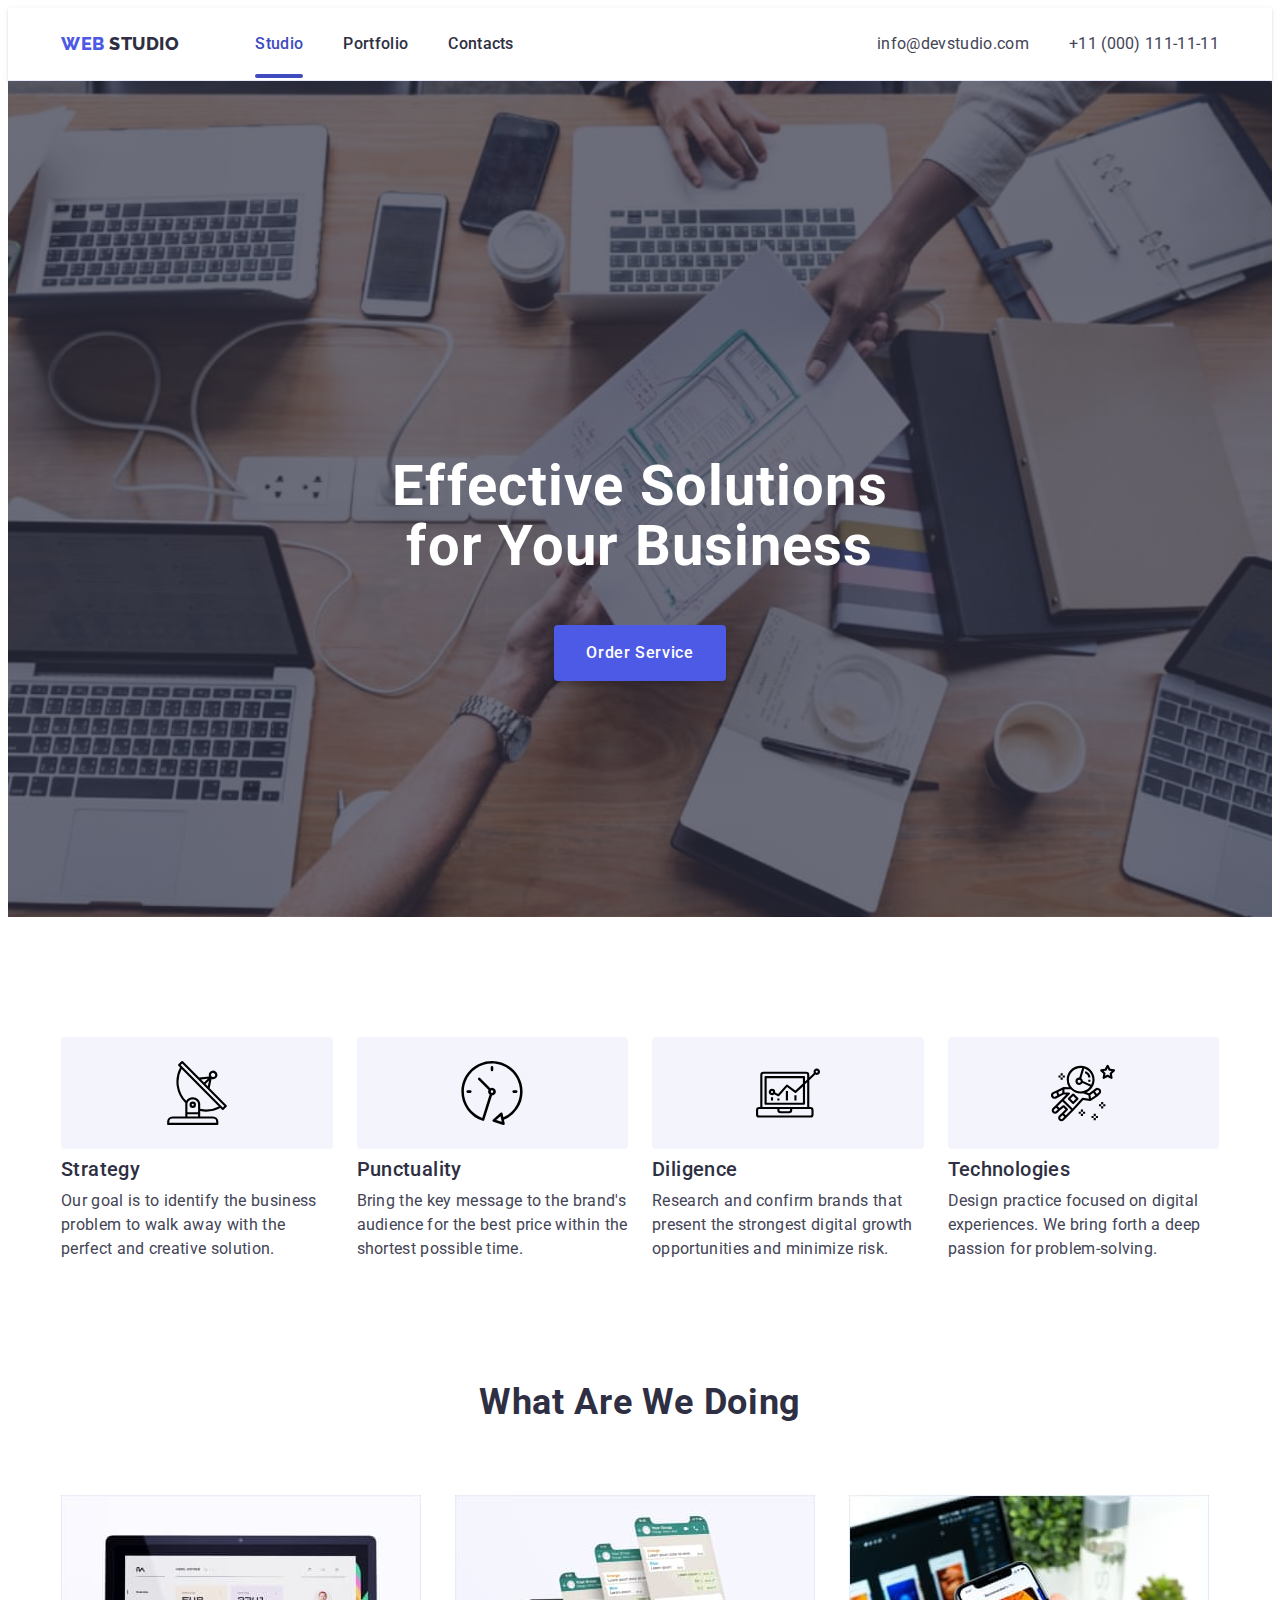
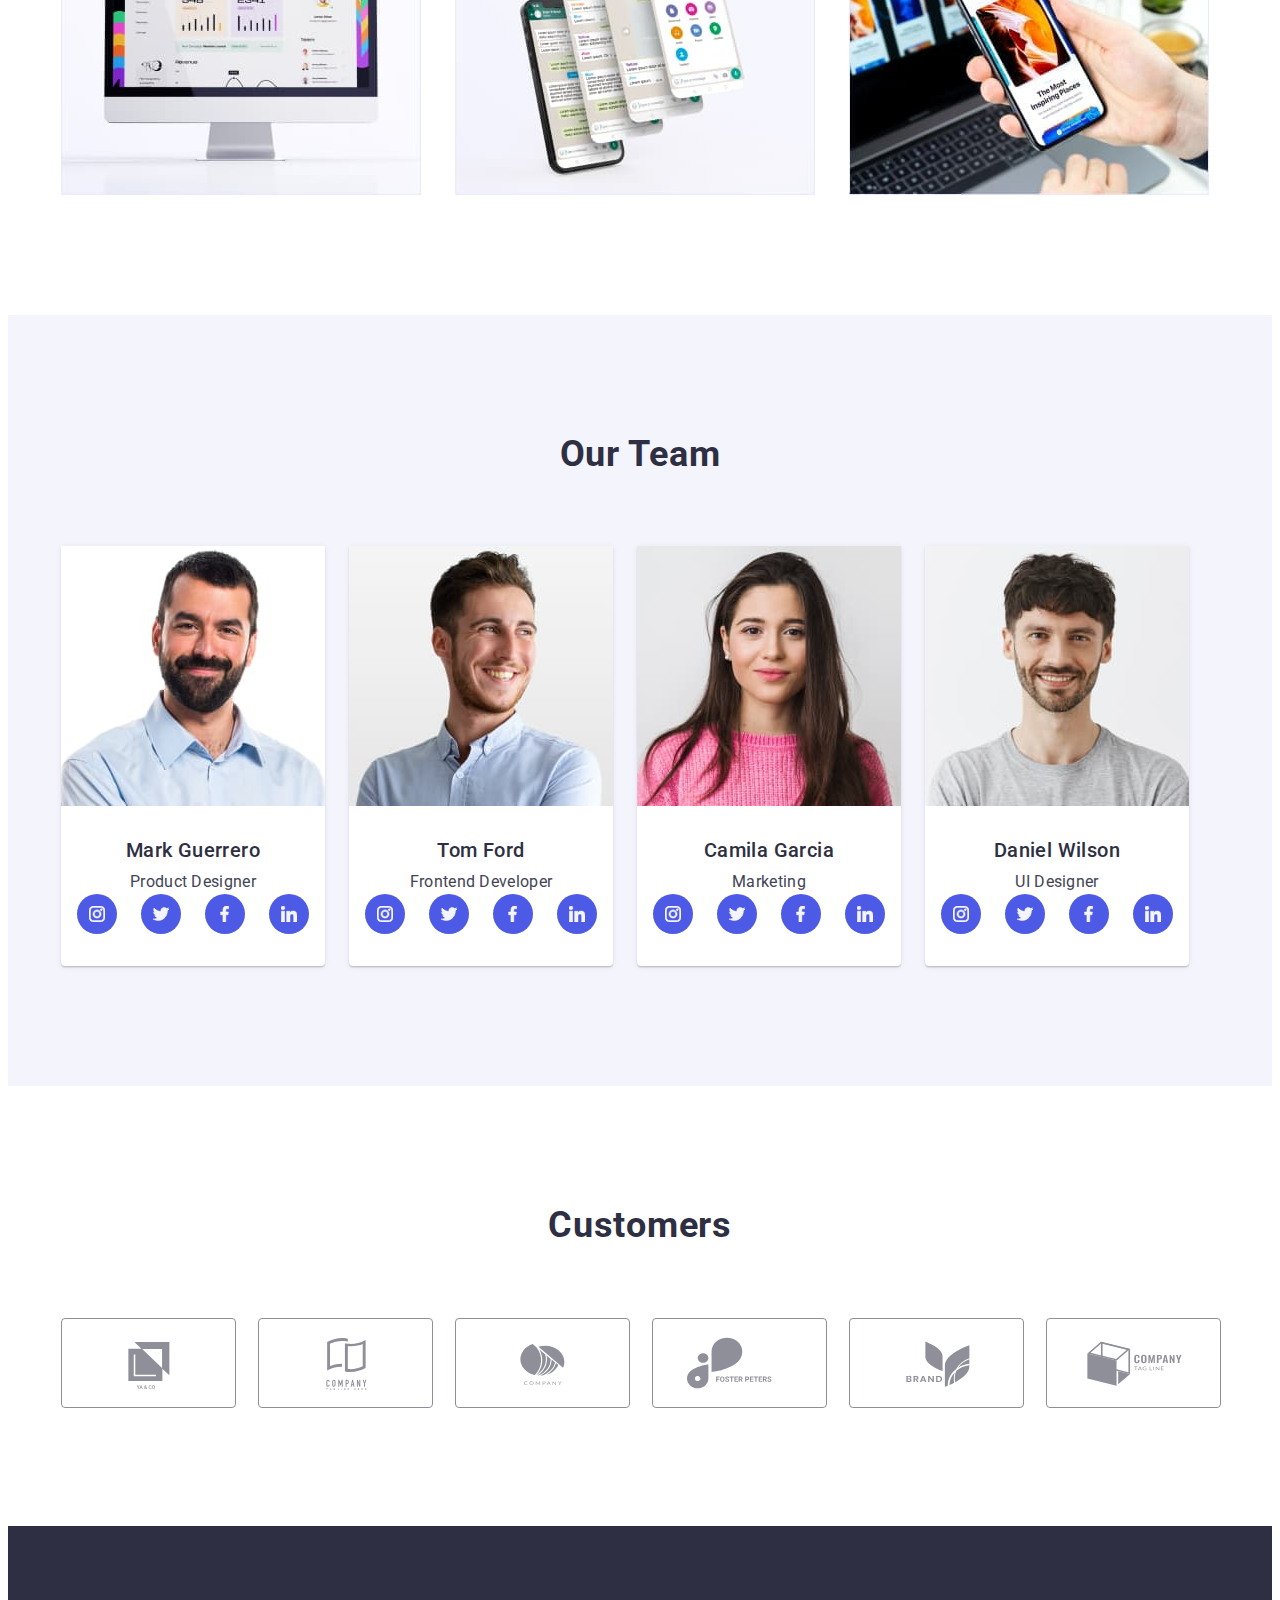
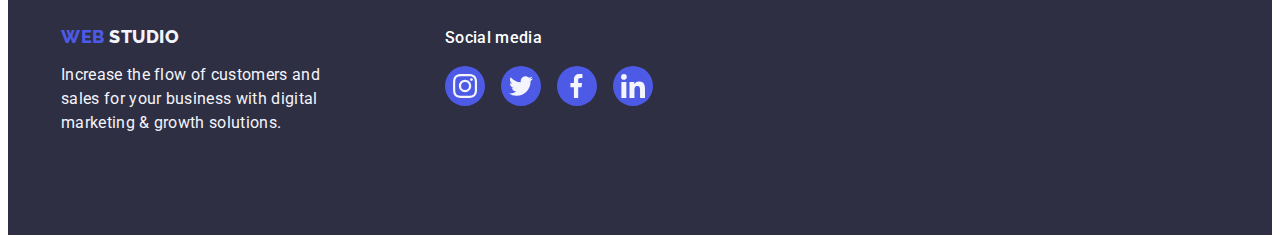
<file: index.html>
<!DOCTYPE html>
<html lang="en">
  <head>
    <meta charset="UTF-8" />
    <meta name="viewport" content="width=device-width, initial-scale=1.0" />
    <link rel="preconnect" href="https://fonts.googleapis.com" />
    <link rel="preconnect" href="https://fonts.gstatic.com" crossorigin />
    <link
      href="https://fonts.googleapis.com/css2?family=Raleway:wght@800&family=Roboto:wght@400;500;700;900&display=swap"
      rel="stylesheet"
    />
    <title>WebStudio</title>
    <link
      rel="stylesheet"
      href="https://cdnjs.cloudflare.com/ajax/libs/modern-normalize/2.0.0/modern-normalize.min.css"
      integrity="sha512-4xo8blKMVCiXpTaLzQSLSw3KFOVPWhm/TRtuPVc4WG6kUgjH6J03IBuG7JZPkcWMxJ5huwaBpOpnwYElP/m6wg=="
      crossorigin="anonymous"
      referrerpolicy="no-referrer"
    />
    <link rel="stylesheet" href="./css/style.css" />
  </head>
  <body>
    <header class="page-header">
      <div class="container header">
        <nav class="page-nav">
          <a class="logo link" href="./index.html"
            >Web <span class="logo-part-header">Studio</span></a
          >
          <ul class="menu list">
            <li class="menu-item">
              <a class="menu-links link first-link" href="./index.html"
                >Studio</a
              >
            </li>
            <li class="menu-item">
              <a class="menu-links link" href="./portfolio.html">Portfolio</a>
            </li>
            <li class="menu-item">
              <a class="menu-links link" href="">Contacts</a>
            </li>
          </ul>
        </nav>
        <address class="contacts">
          <ul class="contact-list list">
            <li>
              <a class="contact-item link" href="mailto:info@devstudio.com"
                >info@devstudio.com</a
              >
            </li>
            <li>
              <a class="contact-item link" href="tel:+110001111111"
                >+11 (000) 111-11-11</a
              >
            </li>
          </ul>
        </address>
      </div>
    </header>

    <main>
      <section class="hero">
        <div class="container">
          <h1 class="text-hero">Effective Solutions for Your Business</h1>
          <button class="button" type="button" data-modal-open>
            Order Service
          </button>
        </div>
      </section>
      <section class="features">
        <div class="container">
          <h2 class="visually-hidden">List</h2>
          <ul class="feature-list list">
            <li class="list-item-feature">
              <div class="feature-icon-container">
                <svg class="feature-icon" width="64" height="64">
                  <use href="./images/icons.svg#icon-antenna"></use>
                </svg>
              </div>
              <h3 class="list-title">Strategy</h3>
              <p class="list-text">
                Our goal is to identify the business problem to walk away with
                the perfect and creative solution.
              </p>
            </li>
            <li class="list-item-feature">
              <div class="feature-icon-container">
                <svg class="feature-icon" width="64" height="64">
                  <use href="./images/icons.svg#icon-clock"></use>
                </svg>
              </div>
              <h3 class="list-title">Punctuality</h3>
              <p class="list-text">
                Bring the key message to the brand's audience for the best price
                within the shortest possible time.
              </p>
            </li>
            <li class="list-item-feature">
              <div class="feature-icon-container">
                <svg class="feature-icon" width="64" height="64">
                  <use href="./images/icons.svg#icon-diagram"></use>
                </svg>
              </div>
              <h3 class="list-title">Diligence</h3>
              <p class="list-text">
                Research and confirm brands that present the strongest digital
                growth opportunities and minimize risk.
              </p>
            </li>
            <li class="list-item-feature">
              <div class="feature-icon-container">
                <svg class="feature-icon" width="64" height="64">
                  <use href="./images/icons.svg#icon-astronaut"></use>
                </svg>
              </div>
              <h3 class="list-title">Technologies</h3>
              <p class="list-text">
                Design practice focused on digital experiences. We bring forth a
                deep passion for problem-solving.
              </p>
            </li>
          </ul>
        </div>
      </section>
      <section class="doing">
        <div class="container">
          <h2 class="title-doing">What are we doing</h2>
          <ul class="list list-doing">
            <li class="list-item-doing">
              <img src="./images/doing/monitor.jpg" alt="monitor" width="360" />
            </li>
            <li class="list-item-doing">
              <img src="./images/doing/screens.jpg" alt="screens" width="360" />
            </li>
            <li class="list-item-doing">
              <img src="./images/doing/mobile.jpg" alt="screens" width="360" />
            </li>
          </ul>
        </div>
      </section>
      <section class="teams">
        <div class="container">
          <h2 class="title-team">Our Team</h2>
          <ul class="list-team list">
            <li class="list-item-team">
              <img
                src="./images/our-team/mark-guerrero.jpg"
                alt="Product Designer"
                width="264"
              />
              <div class="card-content">
                <h3 class="list-title">Mark Guerrero</h3>
                <p class="list-text">Product Designer</p>
                <ul class="social-list">
                  <li class="social-list-item">
                    <a class="social-list-link link" href="#"
                      ><svg class="social-list-icon" width="16" height="16">
                        <use
                          class="social-list-icon"
                          href="./images/icons.svg#icon-instagram"
                        ></use></svg
                    ></a>
                  </li>
                  <li class="social-list-item">
                    <a class="social-list-link link" href=""
                      ><svg class="social-list-icon" width="16" height="16">
                        <use
                          class="social-list-icon"
                          href="./images/icons.svg#icon-twitter"
                        ></use></svg
                    ></a>
                  </li>
                  <li class="social-list-item">
                    <a class="social-list-link link" href=""
                      ><svg class="social-list-icon" width="16" height="16">
                        <use
                          class="social-list-icon"
                          href="./images/icons.svg#icon-facebook"
                        ></use></svg
                    ></a>
                  </li>
                  <li class="social-list-item">
                    <a class="social-list-link link" href=""
                      ><svg class="social-list-icon" width="16" height="16">
                        <use
                          class="social-list-icon"
                          href="./images/icons.svg#icon-linkedin"
                        ></use></svg
                    ></a>
                  </li>
                </ul>
              </div>
            </li>
            <li class="list-item-team">
              <img
                src="./images/our-team/tom-ford.jpg"
                alt="Frontend Developer"
                width="264"
              />
              <div class="card-content">
                <h3 class="list-title">Tom Ford</h3>
                <p class="list-text">Frontend Developer</p>
                <ul class="social-list">
                  <li class="social-list-item">
                    <a class="social-list-link link" href="#"
                      ><svg class="social-list-icon" width="16" height="16">
                        <use
                          class="social-list-icon"
                          href="./images/icons.svg#icon-instagram"
                        ></use></svg
                    ></a>
                  </li>
                  <li class="social-list-item">
                    <a class="social-list-link link" href=""
                      ><svg class="social-list-icon" width="16" height="16">
                        <use
                          class="social-list-icon"
                          href="./images/icons.svg#icon-twitter"
                        ></use></svg
                    ></a>
                  </li>
                  <li class="social-list-item">
                    <a class="social-list-link link" href=""
                      ><svg class="social-list-icon" width="16" height="16">
                        <use
                          class="social-list-icon"
                          href="./images/icons.svg#icon-facebook"
                        ></use></svg
                    ></a>
                  </li>
                  <li class="social-list-item">
                    <a class="social-list-link link" href=""
                      ><svg class="social-list-icon" width="16" height="16">
                        <use
                          class="social-list-icon"
                          href="./images/icons.svg#icon-linkedin"
                        ></use></svg
                    ></a>
                  </li>
                </ul>
              </div>
            </li>
            <li class="list-item-team">
              <img
                src="./images/our-team/camila-garcia.jpg"
                alt="Marketing"
                width="264"
              />
              <div class="card-content">
                <h3 class="list-title">Camila Garcia</h3>
                <p class="list-text">Marketing</p>
                <ul class="social-list">
                  <li class="social-list-item">
                    <a class="social-list-link link" href="#"
                      ><svg class="social-list-icon" width="16" height="16">
                        <use
                          class="social-list-icon"
                          href="./images/icons.svg#icon-instagram"
                        ></use></svg
                    ></a>
                  </li>
                  <li class="social-list-item">
                    <a class="social-list-link link" href=""
                      ><svg class="social-list-icon" width="16" height="16">
                        <use
                          class="social-list-icon"
                          href="./images/icons.svg#icon-twitter"
                        ></use></svg
                    ></a>
                  </li>
                  <li class="social-list-item">
                    <a class="social-list-link link" href=""
                      ><svg class="social-list-icon" width="16" height="16">
                        <use
                          class="social-list-icon"
                          href="./images/icons.svg#icon-facebook"
                        ></use></svg
                    ></a>
                  </li>
                  <li class="social-list-item">
                    <a class="social-list-link link" href=""
                      ><svg class="social-list-icon" width="16" height="16">
                        <use
                          class="social-list-icon"
                          href="./images/icons.svg#icon-linkedin"
                        ></use></svg
                    ></a>
                  </li>
                </ul>
              </div>
            </li>
            <li class="list-item-team">
              <img
                src="./images/our-team/daniel-wilson.jpg"
                alt="UI Designer"
                width="264"
              />
              <div class="card-content">
                <h3 class="list-title">Daniel Wilson</h3>
                <p class="list-text">UI Designer</p>
                <ul class="social-list">
                  <li class="social-list-item">
                    <a class="social-list-link link" href="#"
                      ><svg class="social-list-icon" width="16" height="16">
                        <use
                          class="social-list-icon"
                          href="./images/icons.svg#icon-instagram"
                        ></use></svg
                    ></a>
                  </li>
                  <li class="social-list-item">
                    <a class="social-list-link link" href=""
                      ><svg class="social-list-icon" width="16" height="16">
                        <use
                          class="social-list-icon"
                          href="./images/icons.svg#icon-twitter"
                        ></use></svg
                    ></a>
                  </li>
                  <li class="social-list-item">
                    <a class="social-list-link link" href=""
                      ><svg class="social-list-icon" width="16" height="16">
                        <use
                          class="social-list-icon"
                          href="./images/icons.svg#icon-facebook"
                        ></use></svg
                    ></a>
                  </li>
                  <li class="social-list-item">
                    <a class="social-list-link link" href=""
                      ><svg class="social-list-icon" width="16" height="16">
                        <use
                          class="social-list-icon"
                          href="./images/icons.svg#icon-linkedin"
                        ></use></svg
                    ></a>
                  </li>
                </ul>
              </div>
            </li>
          </ul>
        </div>
      </section>
      <section class="customer">
        <div class="container">
          <h2 class="customer-title">Customers</h2>
          <ul class="customer-list">
            <li class="customer-list-item">
              <a class="customer-link link" href=""
                ><svg class="customer-icon" width="104" height="56">
                  <use href="./images/icons.svg#icon-yaco"></use></svg
              ></a>
            </li>
            <li class="customer-list-item">
              <a class="customer-link link" href=""
                ><svg class="customer-icon" width="104" height="56">
                  <use href="./images/icons.svg#icon-taglinehere"></use></svg
              ></a>
            </li>
            <li class="customer-list-item">
              <a class="customer-link link" href=""
                ><svg class="customer-icon" width="104" height="56">
                  <use href="./images/icons.svg#icon-company"></use></svg
              ></a>
            </li>
            <li class="customer-list-item">
              <a class="customer-link link" href=""
                ><svg class="customer-icon" width="104" height="56">
                  <use href="./images/icons.svg#icon-fosterpeters"></use></svg
              ></a>
            </li>
            <li class="customer-list-item">
              <a class="customer-link link" href=""
                ><svg class="customer-icon" width="104" height="56">
                  <use href="./images/icons.svg#icon-brand"></use></svg
              ></a>
            </li>
            <li class="customer-list-item">
              <a class="customer-link link" href=""
                ><svg class="customer-icon" width="104" height="56">
                  <use href="./images/icons.svg#icon-tagline"></use></svg
              ></a>
            </li>
          </ul>
        </div>
      </section>
    </main>
    <footer class="footer">
      <div class="container">
        <div class="container-logo-footer">
          <a class="logo-footer link" href="./index.html"
            >Web <span class="logo-part-footer">Studio</span></a
          >
          <p class="footer-text">
            Increase the flow of customers and sales for your business with
            digital marketing & growth solutions.
          </p>
        </div>
        <div class="container-social">
          <p class="social-title">Social media</p>
          <ul class="footer-social-list list">
            <li class="footer-social-item">
              <a class="footer-social-link link" href=""
                ><svg class="footer-social-icon" width="24" height="24">
                  <use href="./images/icons.svg#icon-instagram"></use></svg
              ></a>
            </li>
            <li class="footer-social-item">
              <a class="footer-social-link link" href=""
                ><svg class="footer-social-icon" width="24" height="24">
                  <use href="./images/icons.svg#icon-twitter"></use></svg
              ></a>
            </li>
            <li class="footer-social-item">
              <a class="footer-social-link link" href=""
                ><svg class="footer-social-icon" width="24" height="24">
                  <use href="./images/icons.svg#icon-facebook"></use></svg
              ></a>
            </li>
            <li class="footer-social-item">
              <a class="footer-social-link link" href=""
                ><svg class="footer-social-icon" width="24" height="24">
                  <use href="./images/icons.svg#icon-linkedin"></use></svg
              ></a>
            </li>
          </ul>
        </div>
      </div>
    </footer>

    <div class="backdrop is-hidden" data-modal>
      <div class="modal">
        <button type="button" class="modal-btn" data-modal-close>
          <svg class="modal-btn-icon" width="8" height="8">
            <use href="./images/icons.svg#icon-close"></use>
          </svg>
        </button>
      </div>
    </div>

    <script src="./js/modal.js"></script>
  </body>
</html>
</file>
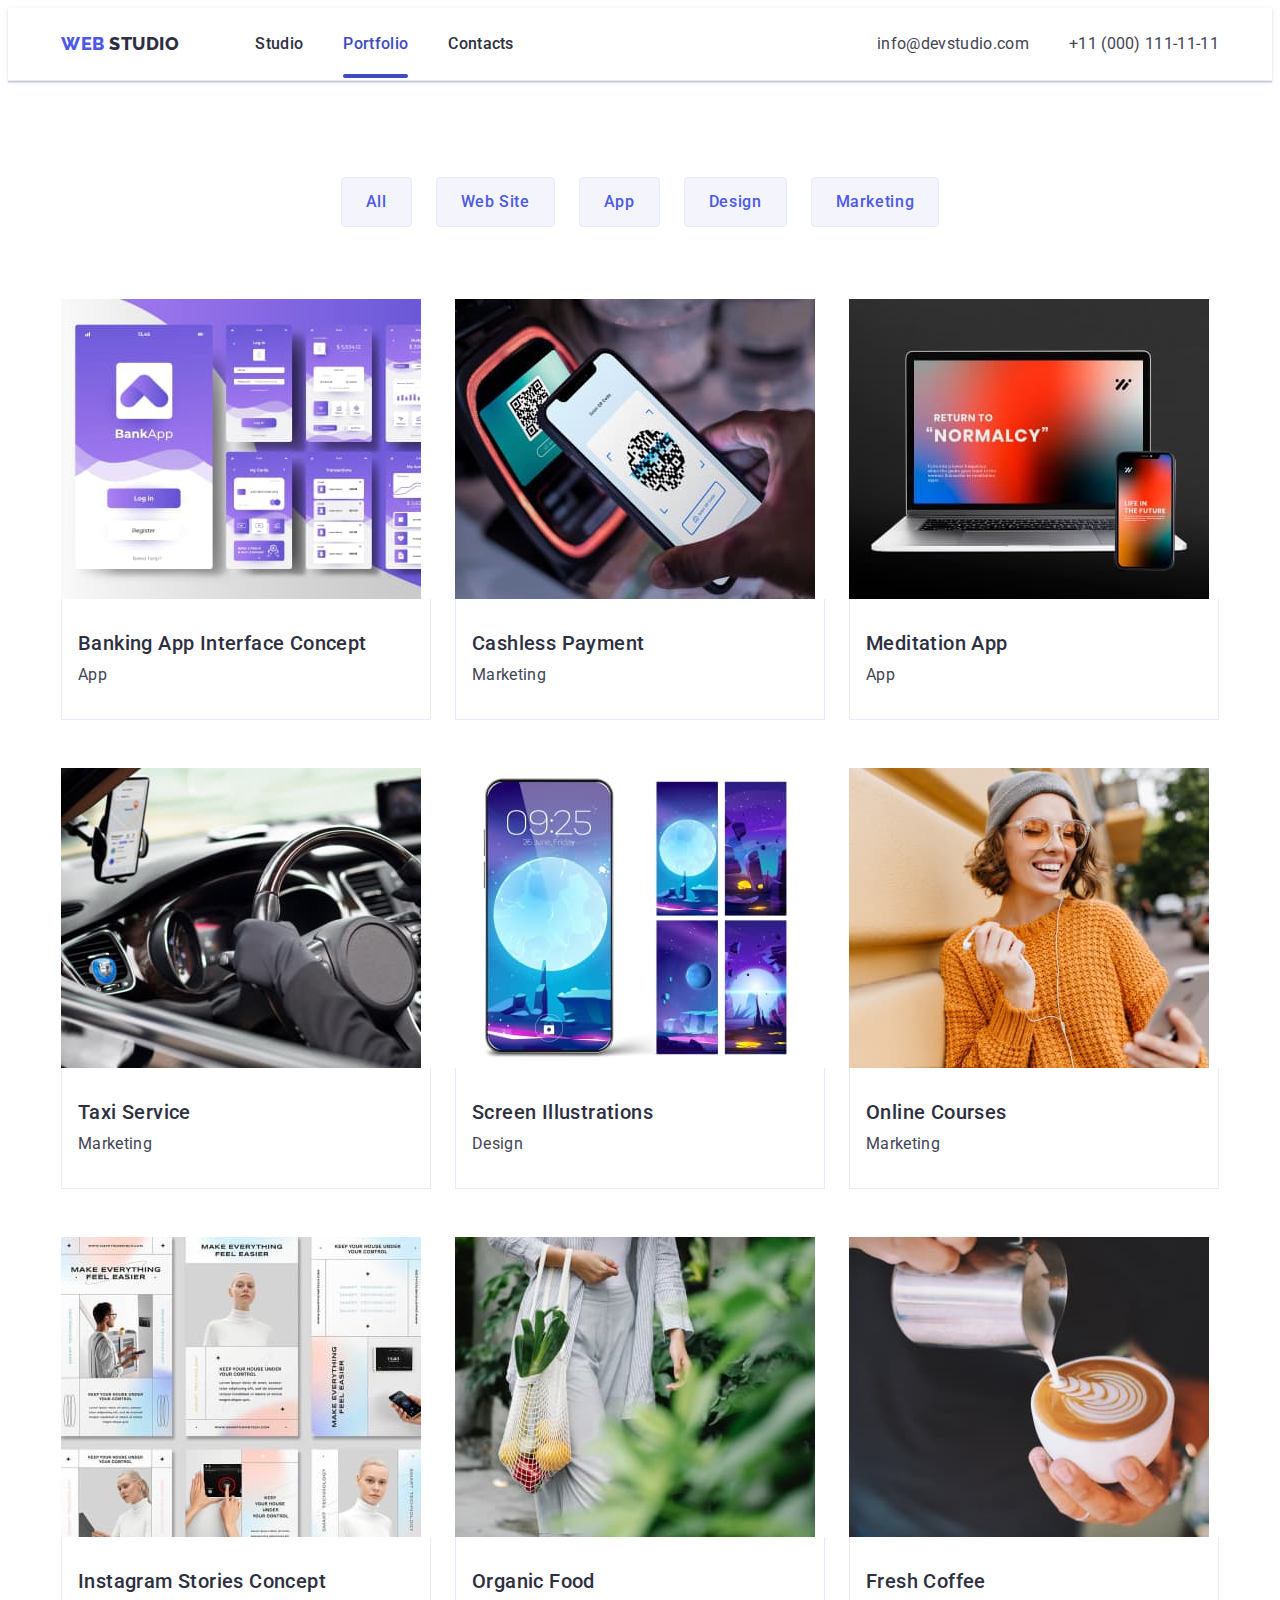
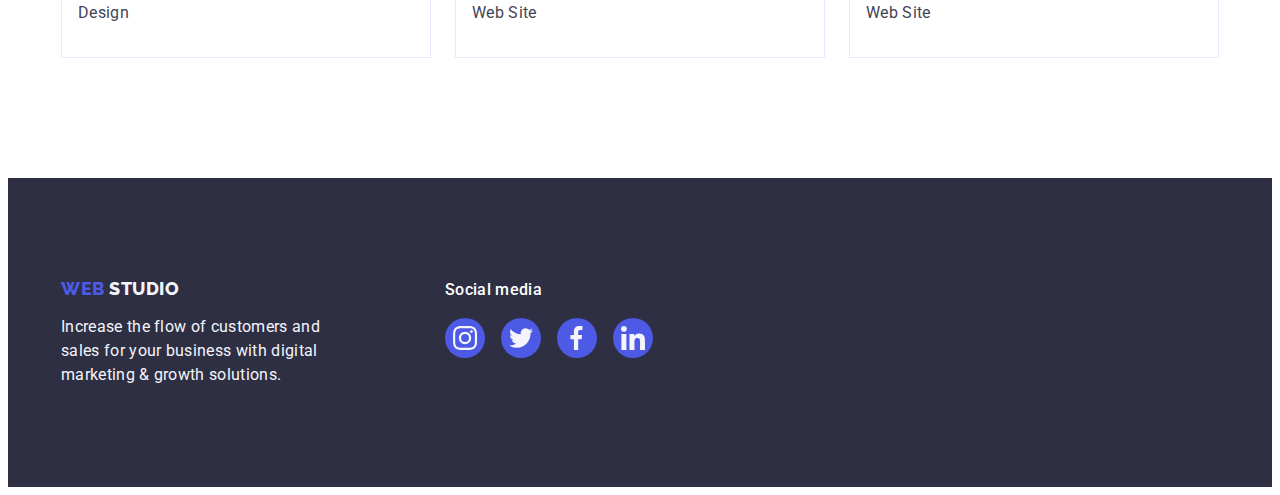
<file: portfolio.html>
<!DOCTYPE html>
<html lang="en">
  <head>
    <meta charset="UTF-8" />
    <meta name="viewport" content="width=device-width, initial-scale=1.0" />
    <link rel="preconnect" href="https://fonts.googleapis.com" />
    <link rel="preconnect" href="https://fonts.gstatic.com" crossorigin />
    <link
      href="https://fonts.googleapis.com/css2?family=Raleway:wght@800&family=Roboto:wght@400;500;700;900&display=swap"
      rel="stylesheet"
    />
    <title>Portfolio</title>
    <link
      rel="stylesheet"
      href="https://cdnjs.cloudflare.com/ajax/libs/modern-normalize/2.0.0/modern-normalize.min.css"
      integrity="sha512-4xo8blKMVCiXpTaLzQSLSw3KFOVPWhm/TRtuPVc4WG6kUgjH6J03IBuG7JZPkcWMxJ5huwaBpOpnwYElP/m6wg=="
      crossorigin="anonymous"
      referrerpolicy="no-referrer"
    />
    <link rel="stylesheet" href="./css/style.css" />
  </head>
  <body>
    <header class="page-header">
      <div class="container header">
        <nav class="page-nav">
          <a class="logo link" href="./index.html"
            >Web <span class="logo-part-header">Studio</span></a
          >
          <ul class="menu list">
            <li class="menu-item-portfolio">
              <a class="menu-links link" href="./index.html">Studio</a>
            </li>
            <li class="menu-item-portfolio">
              <a class="menu-links link first-link" href="./portfolio.html"
                >Portfolio</a
              >
            </li>
            <li class="menu-item-portfolio">
              <a class="menu-links link" href="">Contacts</a>
            </li>
          </ul>
        </nav>
        <address class="contacts">
          <ul class="contact-list list">
            <li>
              <a class="contact-item link" href="mailto:info@devstudio.com"
                >info@devstudio.com</a
              >
            </li>
            <li>
              <a class="contact-item link" href="tel:+110001111111"
                >+11 (000) 111-11-11</a
              >
            </li>
          </ul>
        </address>
      </div>
    </header>
    <main>
      <section class="portfolio">
        <div class="container">
          <h1 class="visually-hidden">Portfolio</h1>
          <ul class="list filter-list">
            <li><button class="button-filter" type="button">All</button></li>
            <li>
              <button class="button-filter" type="button">Web Site</button>
            </li>
            <li><button class="button-filter" type="button">App</button></li>
            <li><button class="button-filter" type="button">Design</button></li>
            <li>
              <button class="button-filter" type="button">Marketing</button>
            </li>
          </ul>
          <ul class="portfolio-list list">
            <li class="portfolio-list-item">
              <a class="portfolio-list-link link" href="">
                <div class="portfolio-img">
                  <img
                    src="./images/portfolio/Project/banking.jpg"
                    alt="Banking App"
                    width="360"
                  />
                  <p class="overlay">
                    14 Stylish and User-Friendly App Design Concepts · Task
                    Manager App · Calorie Tracker App · Exotic Fruit Ecommerce
                    App · Cloud Storage App
                  </p>
                </div>
                <div class="portfolio-item-text">
                  <h2 class="list-title">Banking App Interface Concept</h2>
                  <p class="portfolio-list-text list-text">App</p>
                </div>
              </a>
            </li>
            <li class="portfolio-list-item">
              <a class="portfolio-list-link link" href="">
                <div class="portfolio-img">
                  <img
                    src="./images/portfolio/Project/cashless.jpg"
                    alt="cashless Payment"
                    width="360"
                  />
                  <p class="overlay">
                    14 Stylish and User-Friendly App Design Concepts · Task
                    Manager App · Calorie Tracker App · Exotic Fruit Ecommerce
                    App · Cloud Storage App
                  </p>
                </div>
                <div class="portfolio-item-text">
                  <h2 class="list-title">Cashless Payment</h2>
                  <p class="portfolio-list-text list-text">Marketing</p>
                </div>
              </a>
            </li>
            <li class="portfolio-list-item">
              <a class="portfolio-list-link link" href="">
                <div class="portfolio-img">
                  <img
                    src="./images/portfolio/Project/meditation.jpg"
                    alt="Meditation App"
                    width="360"
                  />
                  <p class="overlay">
                    14 Stylish and User-Friendly App Design Concepts · Task
                    Manager App · Calorie Tracker App · Exotic Fruit Ecommerce
                    App · Cloud Storage App
                  </p>
                </div>
                <div class="portfolio-item-text">
                  <h2 class="list-title">Meditation App</h2>
                  <p class="portfolio-list-text list-text">App</p>
                </div>
              </a>
            </li>
            <li class="portfolio-list-item">
              <a class="portfolio-list-link link" href="">
                <div class="portfolio-img">
                  <img
                    src="./images/portfolio/Project/taxi.jpg"
                    alt="Taxi Service"
                    width="360"
                  />
                  <p class="overlay">
                    14 Stylish and User-Friendly App Design Concepts · Task
                    Manager App · Calorie Tracker App · Exotic Fruit Ecommerce
                    App · Cloud Storage App
                  </p>
                </div>
                <div class="portfolio-item-text">
                  <h2 class="list-title">Taxi Service</h2>
                  <p class="portfolio-list-text list-text">Marketing</p>
                </div>
              </a>
            </li>
            <li class="portfolio-list-item">
              <a class="portfolio-list-link link" href="">
                <div class="portfolio-img">
                  <img
                    src="./images/portfolio/Project/screen.jpg"
                    alt="Screen Illustrations"
                    width="360"
                  />
                  <p class="overlay">
                    14 Stylish and User-Friendly App Design Concepts · Task
                    Manager App · Calorie Tracker App · Exotic Fruit Ecommerce
                    App · Cloud Storage App
                  </p>
                </div>
                <div class="portfolio-item-text">
                  <h2 class="list-title">Screen Illustrations</h2>
                  <p class="portfolio-list-text list-text">Design</p>
                </div>
              </a>
            </li>
            <li class="portfolio-list-item">
              <a class="portfolio-list-link link" href="">
                <div class="portfolio-img">
                  <img
                    src="./images/portfolio/Project/courses.jpg"
                    alt="Online Courses"
                    width="360"
                  />
                  <p class="overlay">
                    14 Stylish and User-Friendly App Design Concepts · Task
                    Manager App · Calorie Tracker App · Exotic Fruit Ecommerce
                    App · Cloud Storage App
                  </p>
                </div>
                <div class="portfolio-item-text">
                  <h2 class="list-title">Online Courses</h2>
                  <p class="portfolio-list-text list-text">Marketing</p>
                </div>
              </a>
            </li>
            <li class="portfolio-list-item">
              <a class="portfolio-list-link link" href="">
                <div class="portfolio-img">
                  <img
                    src="./images/portfolio/Project/stories.jpg"
                    alt="Instagram Stories Concept"
                    width="360"
                  />
                  <p class="overlay">
                    14 Stylish and User-Friendly App Design Concepts · Task
                    Manager App · Calorie Tracker App · Exotic Fruit Ecommerce
                    App · Cloud Storage App
                  </p>
                </div>
                <div class="portfolio-item-text">
                  <h2 class="list-title">Instagram Stories Concept</h2>
                  <p class="portfolio-list-text list-text">Design</p>
                </div>
              </a>
            </li>
            <li class="portfolio-list-item">
              <a class="portfolio-list-link link" href="">
                <div class="portfolio-img">
                  <img
                    src="./images/portfolio/Project/food.jpg"
                    alt="Organic Food"
                    width="360"
                  />
                  <p class="overlay">
                    14 Stylish and User-Friendly App Design Concepts · Task
                    Manager App · Calorie Tracker App · Exotic Fruit Ecommerce
                    App · Cloud Storage App
                  </p>
                </div>
                <div class="portfolio-item-text">
                  <h2 class="list-title">Organic Food</h2>
                  <p class="portfolio-list-text list-text">Web Site</p>
                </div>
              </a>
            </li>
            <li class="portfolio-list-item">
              <a class="portfolio-list-link link" href="">
                <div class="portfolio-img">
                  <img
                    src="./images/portfolio/Project/coffee.jpg"
                    alt="Fresh Coffee"
                    width="360"
                  />
                  <p class="overlay">
                    14 Stylish and User-Friendly App Design Concepts · Task
                    Manager App · Calorie Tracker App · Exotic Fruit Ecommerce
                    App · Cloud Storage App
                  </p>
                </div>
                <div class="portfolio-item-text">
                  <h2 class="list-title">Fresh Coffee</h2>
                  <p class="portfolio-list-text list-text">Web Site</p>
                </div>
              </a>
            </li>
          </ul>
        </div>
      </section>
    </main>
    <footer class="footer">
      <div class="container">
        <div class="container-logo-footer">
          <a class="logo-footer link" href="./index.html"
            >Web <span class="logo-part-footer">Studio</span></a
          >
          <p class="footer-text">
            Increase the flow of customers and sales for your business with
            digital marketing & growth solutions.
          </p>
        </div>
        <div class="container-social">
          <p class="social-title">Social media</p>
          <ul class="footer-social-list list">
            <li class="footer-social-item">
              <a class="footer-social-link link" href=""
                ><svg class="footer-social-icon" width="24" height="24">
                  <use href="./images/icons.svg#icon-instagram"></use></svg
              ></a>
            </li>
            <li class="footer-social-item">
              <a class="footer-social-link link" href=""
                ><svg class="footer-social-icon" width="24" height="24">
                  <use href="./images/icons.svg#icon-twitter"></use></svg
              ></a>
            </li>
            <li class="footer-social-item">
              <a class="footer-social-link link" href=""
                ><svg class="footer-social-icon" width="24" height="24">
                  <use href="./images/icons.svg#icon-facebook"></use></svg
              ></a>
            </li>
            <li class="footer-social-item">
              <a class="footer-social-link link" href=""
                ><svg class="footer-social-icon" width="24" height="24">
                  <use href="./images/icons.svg#icon-linkedin"></use></svg
              ></a>
            </li>
          </ul>
        </div>
      </div>
    </footer>
  </body>
</html>
</file>
<file: css/style.css>
:root {
  --background-color: #ffffff;
  --logo-color: #4d5ae5;
  --logo-color-header: #2e2f42;
  --logo-color-footer: #f4f4fd;
  --contacts-color: #434455;
  --text-color: #2e2f42;
  --bg-color-section: #2e2f42;
  --light-color: #e7e9fc;
  --icon-color: #8e8f99;
}

body {
  font-family: "Roboto", sans-serif;
  color: #434455;
  background-color: var(--background-color);
}
h1,
h2,
h3,
p {
  margin: 0 auto;
  padding: 0;
}
img {
  display: block;
}

.list,
ul,
ol {
  list-style: none;
  display: flex;
  margin: 0;
  padding: 0;
}
.link {
  text-decoration: none;
}
.container {
  width: 1158px;
  margin: 0 auto;
  padding: 0 15px;
  align-items: center;
}

.visually-hidden {
  position: absolute;
  width: 1px;
  height: 1px;
  margin: -1px;
  border: 0;
  padding: 0;
  white-space: nowrap;
  clip-path: inset(100%);
  clip: rect(0 0 0 0);
  overflow: hidden;
}
/* ==============HEADER========= */
.page-header {
  box-shadow: 0px 1px 6px 0px rgba(46, 47, 66, 0.08),
    0px 1px 1px 0px rgba(46, 47, 66, 0.16),
    0px 2px 1px 0px rgba(46, 47, 66, 0.08);
}
.container.header {
  display: flex;
  justify-content: space-between;
}
.page-nav {
  display: flex;
  align-items: center;
}
.page-header {
  border-bottom: 1px solid #e7e9fc;
}

.logo {
  font-family: "Raleway", sans-serif;
  font-weight: 800;
  font-size: 18px;
  line-height: 1.17;
  text-transform: uppercase;
  color: var(--logo-color);
  letter-spacing: 0.03em;
  margin-right: 76px;
}
.logo-part-header {
  color: var(--logo-color-header);
}
.menu.list {
  gap: 40px;
}

.menu-item:first-child {
  color: #404bbf;
}

.menu-item {
  padding: 24px 0;
  color: var(--text-color);
}
.menu-links {
  font-family: Roboto;
  font-size: 16px;
  font-style: normal;
  font-weight: 500;
  line-height: 1.5; /* 150% */
  letter-spacing: 0.02em;
  padding: 24px 0;
  color: inherit;
  transition: color 250ms cubic-bezier(0.4, 0, 0.2, 1);
}

.first-link {
  color: #404bbf;
  position: relative;
}
.first-link::after {
  content: "";
  display: block;
  position: absolute;
  left: 0;
  bottom: -1px;
  width: 100%;
  height: 4px;
  border-radius: 2px;
  background: var(--OCEAN, #404bbf);
}

.link:hover,
.link:focus {
  color: #404bbf;
}
.contacts {
  font-style: normal;
}
.contact-item {
  font-family: Roboto;
  font-size: 16px;
  font-style: normal;
  font-weight: 400;
  line-height: 1.5; /* 150% */
  letter-spacing: 0.02em;
  color: var(--contacts-color);
  transition: color 250ms cubic-bezier(0.4, 0, 0.2, 1);
}
.contact-list {
  gap: 40px;
}
/* ==================HERO PAGE======================= */

.hero .container {
  /* flex-direction: column; */
}
.hero {
  max-width: 1440px;
  background-image: linear-gradient(
      rgba(46, 47, 66, 0.7),
      rgba(46, 47, 66, 0.7)
    ),
    url(../images/bg-images.jpg);
  background-repeat: no-repeat;
  background-size: cover;
  background-position: center;
  background-color: var(--bg-color-section);

  padding: 188px 0;
  margin: 0 auto;
}

.text-hero {
  text-align: center;
  color: #ffffff;
  font-family: Roboto;
  font-size: 56px;
  font-style: normal;
  font-weight: 700;
  line-height: 1.07; /* 107.143% */
  letter-spacing: 0.02em;
  max-width: 496px;
  padding-top: 188px;
}
.button {
  display: block;
  color: #ffffff;
  font-family: "Roboto", sans-serif;
  font-size: 16px;
  font-style: normal;
  font-weight: 500;
  line-height: 1.5; /* 150% */
  letter-spacing: 0.04em;
  background-color: #4d5ae5;
  cursor: pointer;
  min-width: 169px;
  height: 56px;
  padding: 16px 32px;
  margin: 48px auto;
  border: none;
  border-radius: 4px;
  box-shadow: 0px 4px 4px 0px rgba(0, 0, 0, 0.15);
  transition: background-color 250ms cubic-bezier(0.4, 0, 0.2, 1);
}
.button:hover,
.button:focus {
  background-color: #404bbf;
}
/* ================FEATURES============== */
.features {
  padding: 120px 0;
}

.feature-list {
  gap: 24px;
}

.feature-list.list {
  gap: 24px;
}
.list-item-feature {
  width: calc((100% - 72px) / 4);
}
.feature-icon-container {
  display: flex;
  align-items: center;
  justify-content: center;
  margin-bottom: 8px;
  border-radius: 4px;
  background-color: var(--logo-color-footer);
  height: 112px;
}
.list-title {
  font-family: Roboto;
  font-size: 20px;
  font-weight: 500;
  line-height: 1.2; /* 120% */
  letter-spacing: 0.02em;
  color: var(--text-color);
  margin-bottom: 8px;
}
.list-text {
  font-family: Roboto;
  font-size: 16px;
  font-weight: 400;
  line-height: 1.5; /* 150% */
  letter-spacing: 0.02em;
  color: var(--contacts-color);
}
/* =====================DOING=================== */
.doing {
  padding-bottom: 120px;
}
.doing .container {
  flex-direction: column;
}
.title-doing {
  margin-bottom: 72px;
  color: var(--text-color);
  text-align: center;
  font-size: 36px;
  font-weight: 700;
  line-height: 1, 1; /* 111.111% */
  letter-spacing: 0.02em;
  text-transform: capitalize;
}
.list-doing {
  gap: 24px;
}
.list-item-doing {
  width: calc((100% - 48px) / 3);
}

.title {
  font-size: 36px;
  text-align: center;
  font-weight: 700;
  line-height: 1.11; /* 111.111% */
  letter-spacing: 0.02em;
  text-transform: capitalize;
  color: var(--text-color);
}

/* ==================TEAM============= */
.teams {
  background-color: #f4f4fd;
  padding: 120px 0;
}
.teams .container {
  flex-direction: column;
}
.title-team {
  margin-bottom: 72px;
  color: var(--text-color);
  text-align: center;
  font-size: 36px;
  font-weight: 700;
  line-height: 1.1; /* 111.111% */
  letter-spacing: 0.02em;
  text-transform: capitalize;
}
.list-team .list-item {
  background-color: #ffffff;
}

.list-team {
  gap: 24px;
}
.list-item-team {
  width: calc((100%-72px) / 4);
  border-radius: 0 0 4px 4px;
  background: var(--WHITE, #fff);
  box-shadow: 0px 2px 1px 0px rgba(46, 47, 66, 0.08),
    0px 1px 1px 0px rgba(46, 47, 66, 0.16),
    0px 1px 6px 0px rgba(46, 47, 66, 0.08);
}
.card-content {
  padding: 32px 0;
}
.teams .list-title {
  text-align: center;
  margin-bottom: 8px;
}
.teams .list-text {
  text-align: center;
}
.social-list {
  justify-content: center;
  align-items: center;
  gap: 24px;
}

.social-list-item {
  width: 40px;
  height: 40px;
}

.social-list-link {
  display: flex;
  justify-content: center;
  align-items: center;
  border-radius: 50%;
  width: 100%;
  height: 100%;
  background-color: var(--logo-color);
  transition: background-color 250ms cubic-bezier(0.4, 0, 0.2, 1);
}

.social-list-link:hover,
.social-list-link:focus {
  background-color: #404bbf;
}
.social-list-icon {
  fill: var(--logo-color-footer);
  stroke: var(--background-color);
}
/* ===================CUSTOMER================= */
.customer {
  padding: 120px 0;
}
.customer-title {
  text-align: center;
  color: var(--bg-color-section);
  font-size: 36px;
  line-height: 1.11;
  letter-spacing: 0.02em;
  margin-bottom: 72px;
}
.customer-list {
  display: flex;
  gap: 24px;
}
.customer-list-item {
  width: calc((100% - 120px) / 6);
  height: 88px;
}
.customer-link {
  display: flex;
  justify-content: center;
  align-items: center;
  width: 100%;
  height: 100%;
  border-radius: 4px;
  border: 1px solid #8e8f99;
  color: var(--icon-color);
  transition: border-color 250ms cubic-bezier(0.4, 0, 0.2, 1),
    color 250ms cubic-bezier(0.4, 0, 0.2, 1);
}

.customer-link:hover,
.customer-link:focus {
  color: #404bbf;
  border-color: #404bbf;
}
.customer-icon {
  fill: currentColor;
}

/* ===================PORTFOLIO================= */
.portfolio {
  padding: 96px 0 120px 0;
}
.portfolio .container {
  flex-direction: column;
}
.filter-list {
  gap: 24px;
  justify-content: center;
  margin-bottom: 72px;
}
.button-filter {
  font-family: "Roboto", sans-serif;
  font-size: 16px;
  font-weight: 500;
  line-height: 1.5; /* 150% */
  letter-spacing: 0.04em;
  background-color: #f4f4fd;
  cursor: pointer;
  color: var(--logo-color);
  padding: 12px 24px;
  border: 1px solid var(--light-color);
  border-radius: 4px;
  transition: color 250ms cubic-bezier(0.4, 0, 0.2, 1),
    background-color 250ms cubic-bezier(0.4, 0, 0.2, 1),
    border-color 250ms cubic-bezier(0.4, 0, 0.2, 1),
    box-shadow 250ms cubic-bezier(0.4, 0, 0.2, 1);
}
.button-filter:hover,
.button-filter:focus {
  background-color: #404bbf;
  color: #ffffff;
  border: 1px solid transparent;
  box-shadow: 0px 3px 1px rgba(0, 0, 0, 0.1), 0px 2px 1px rgba(0, 0, 0, 0.08),
    0px 2px 2px rgba(0, 0, 0, 0.12);
}

.portfolio-list {
  gap: 24px;
  row-gap: 48px;
  flex-wrap: wrap;
}
.portfolio-list-item {
  width: calc((100% - 48px) / 3);
}

.portfolio-list-link {
  display: block;
  transition: box-shadow 250ms cubic-bezier(0.4, 0, 0.2, 1);
}
.portfolio-list-link:hover,
.portfolio-list-link:focus {
  box-shadow: 0px 1px 6px rgba(46, 47, 66, 0.08),
    0px 1px 1px rgba(46, 47, 66, 0.16), 0px 2px 1px rgba(46, 47, 66, 0.08);
}
.portfolio-item-text {
  padding: 32px 16px;
  border: 1px solid #e7e9fc;
  border-top: none;
}

.portfolio-img {
  position: relative;
  overflow: hidden;
}
.overlay {
  position: absolute;
  top: 0;
  left: 0;
  transform: translateY(100%);
  width: 100%;
  height: 100%;
  padding: 40px 32px;
  background-color: #4d5ae5;
  transition: transform 250ms cubic-bezier(0.4, 0, 0.2, 1);
  line-height: 1.5; /* 150% */
  letter-spacing: 0.02em;
  color: var(--logo-color-footer);
}

.portfolio-list-link:hover .overlay,
.portfolio-list-link:focus .overlay {
  transform: translateY(0);
}

/* ==============FOOTER====================== */
.footer {
  background-color: var(--bg-color-section);
  padding: 100px 0;
}
.footer .container {
  display: flex;
  align-items: baseline;
}
.container-logo-footer {
  margin-right: 120px;
}
.logo-footer {
  display: inline-block;
  margin-bottom: 16px;
  font-family: "Raleway", sans-serif;
  font-weight: 800;
  font-size: 18px;
  line-height: 1.17;
  text-transform: uppercase;
  color: var(--logo-color);
  letter-spacing: 0.03em;
}
.logo-part-footer {
  color: var(--logo-color-footer);
}
.footer-text {
  font-weight: 400;
  line-height: 1.5; /* 150% */
  letter-spacing: 0.02em;
  color: var(--logo-color-footer);
  max-width: 264px;
  margin-left: 0;
}
.social-title {
  font-size: 16px;
  font-weight: 500;
  line-height: 1.5; /* 150% */
  letter-spacing: 0.02em;
  color: var(--background-color);
  margin-bottom: 16px;
}

.footer-social-list {
  display: flex;
  gap: 16px;
}
.footer-social-item {
  width: 40px;
  height: 40px;
}
.footer-social-link {
  display: flex;
  justify-content: center;
  align-items: center;
  width: 100%;
  height: 100%;
  background-color: #4d5ae5;
  border-radius: 50%;
  transition: background-color 250ms cubic-bezier(0.4, 0, 0.2, 1);
}

.footer-social-link:hover,
.footer-social-link:focus {
  background-color: #31d0aa;
}
.footer-social-icon {
  fill: var(--logo-color-footer);
}

.menu-item-portfolio {
  padding: 24px 0;
  color: var(--text-color);
}

/* ==============MODAL====================== */
.backdrop {
  position: fixed;
  top: 0;
  left: 0;
  width: 100%;
  height: 100%;
  background-color: rgba(46, 47, 66, 0.4);
  transition: opacity 250ms cubic-bezier(0.4, 0, 0.2, 1),
    visibility 250ms cubic-bezier(0.4, 0, 0.2, 1);
}

.is-hidden {
  opacity: 0;
  visibility: hidden;
  pointer-events: none;
}
.modal {
  position: absolute;
  top: 50%;
  left: 50%;
  transform: translate(-50%, -50%) scale(1);
  width: 408px;
  min-height: 584px;
  background: #fcfcfc;
  box-shadow: 0px 1px 1px rgba(0, 0, 0, 0.14), 0px 1px 3px rgba(0, 0, 0, 0.12),
    0px 2px 1px rgba(0, 0, 0, 0.2);
  border-radius: 4px;
  transition: transform 250ms cubic-bezier(0.4, 0, 0.2, 1);
}
.modal-btn {
  position: absolute;
  top: 24px;
  right: 24px;
  width: 24px;
  height: 24px;
  border-radius: 50%;
  display: flex;
  justify-content: center;
  align-items: center;
  background-color: #e7e9fc;
  border: 1px solid rgba(0, 0, 0, 0.1);
  padding: 0;
  cursor: pointer;
  transition: background-color 250ms cubic-bezier(0.4, 0, 0.2, 1),
    border 250ms cubic-bezier(0.4, 0, 0.2, 1);
}
.modal-btn:hover,
.modal-btn:focus {
  background-color: #404bbf;
  border: none;
  fill: #ffffff;
}
.modal-btn-icon {
  transition: fill 250ms cubic-bezier(0.4, 0, 0.2, 1);
}
</file>
